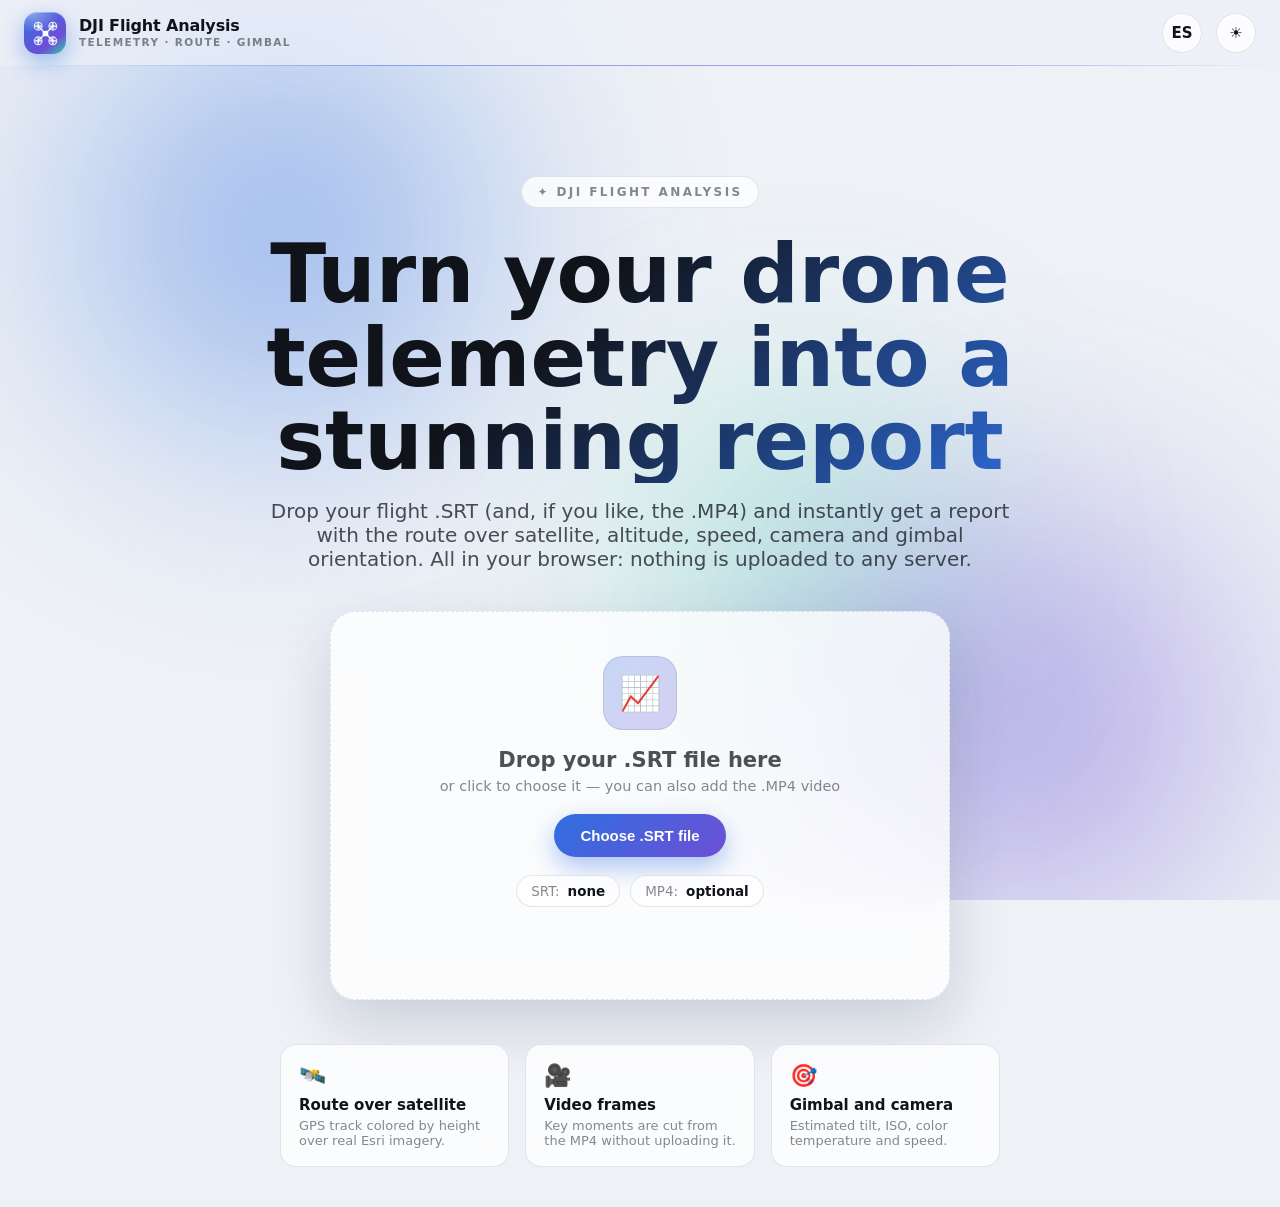
<file: web/index.html>
<!doctype html>
<html lang="es">
<head>
<meta charset="utf-8">
<meta name="viewport" content="width=device-width, initial-scale=1">
<title>Análisis de vuelos DJI</title>
<meta name="description" content="Convierte la telemetría de tu vuelo DJI en un informe espectacular, todo en tu navegador.">
<link rel="icon" href="data:image/svg+xml,<svg xmlns='http://www.w3.org/2000/svg' viewBox='0 0 48 48'><defs><linearGradient id='g' x1='0' y1='0' x2='1' y2='1'><stop offset='0' stop-color='%235b9dff'/><stop offset='1' stop-color='%23a98bff'/></linearGradient></defs><rect width='48' height='48' rx='12' fill='url(%23g)'/><g stroke='white' stroke-width='2.6' stroke-linecap='round' fill='none'><path d='M24 24 11 11M24 24 37 11M24 24 11 37M24 24 37 37'/></g><g fill='rgba(255,255,255,.18)' stroke='white' stroke-width='2'><circle cx='11' cy='11' r='7'/><circle cx='37' cy='11' r='7'/><circle cx='11' cy='37' r='7'/><circle cx='37' cy='37' r='7'/></g><rect x='19' y='19' width='10' height='10' rx='3' fill='white'/></svg>">
<link rel="stylesheet" href="css/tokens.css">
<style>
  /* Chrome global (light DOM): body, aurora y barra superior. Todo con tokens. */
  * { box-sizing: border-box; }
  body { margin: 0; min-height: 100vh; background: var(--color-bg); color: var(--color-text);
    font-family: var(--font-body); -webkit-font-smoothing: antialiased; overflow-x: hidden; }
  a { color: var(--color-accent); text-decoration: none; }
  :focus-visible { outline: 2px solid var(--color-accent); outline-offset: 3px; border-radius: 6px; }

  .aurora { position: fixed; inset: 0; z-index: -1; overflow: hidden; pointer-events: none; }
  .aurora::before, .aurora::after { content: ""; position: absolute; width: 60vw; height: 60vw; border-radius: 50%;
    filter: blur(90px); opacity: .5; animation: drift 22s ease-in-out infinite; }
  .aurora::before { background: radial-gradient(circle, var(--color-accent), transparent 60%); top: -12vw; left: -8vw; }
  .aurora::after { background: radial-gradient(circle, var(--color-violet), transparent 60%); bottom: -16vw; right: -10vw; animation-delay: -8s; }
  .aurora i { position: absolute; width: 46vw; height: 46vw; border-radius: 50%; filter: blur(100px); opacity: .38;
    background: radial-gradient(circle, var(--color-accent-2), transparent 60%); top: 30%; left: 40%; animation: drift 26s ease-in-out infinite reverse; }
  @keyframes drift { 0%, 100% { transform: translate(0,0) scale(1); } 33% { transform: translate(6vw,4vw) scale(1.12); } 66% { transform: translate(-4vw,2vw) scale(.94); } }
  @media (prefers-reduced-motion: reduce) { .aurora::before, .aurora::after, .aurora i { animation: none; } }

  .topbar { position: sticky; top: 0; z-index: 30; display: flex; align-items: center; gap: 14px; padding: 12px 24px;
    backdrop-filter: blur(16px) saturate(1.3); -webkit-backdrop-filter: blur(16px) saturate(1.3);
    background: color-mix(in srgb, var(--color-bg) 68%, transparent); }
  .topbar::after { content: ""; position: absolute; left: 0; right: 0; bottom: 0; height: 1px;
    background: linear-gradient(90deg, transparent, color-mix(in srgb, var(--color-accent) 55%, transparent) 30%, color-mix(in srgb, var(--color-violet) 55%, transparent) 70%, transparent); }
  .brand { display: flex; align-items: center; gap: 13px; text-decoration: none; color: var(--color-text); }
  .brand .logo { position: relative; width: 42px; height: 42px; display: grid; place-items: center; border-radius: 13px; color: #fff;
    background: linear-gradient(140deg, var(--color-accent), var(--color-violet) 70%, var(--color-accent-2));
    box-shadow: 0 8px 22px color-mix(in srgb, var(--color-accent) 42%, transparent), inset 0 1px 0 rgba(255,255,255,.35); overflow: hidden; transition: transform .16s; }
  .brand .logo::before { content: ""; position: absolute; inset: 0; background: radial-gradient(120% 90% at 20% 0%, rgba(255,255,255,.4), transparent 55%); }
  .brand:hover .logo { transform: translateY(-1px); }
  .drone { width: 27px; height: 27px; position: relative; }
  .drone .arms path { stroke: rgba(255,255,255,.9); stroke-width: 2.6; stroke-linecap: round; fill: none; }
  .drone .hubs circle { fill: rgba(255,255,255,.16); stroke: rgba(255,255,255,.85); stroke-width: 2; }
  .drone .props .prop { stroke: #fff; stroke-width: 2.2; stroke-linecap: round; fill: none; transform-box: view-box; animation: spinprop .5s linear infinite; }
  .drone .body { fill: #fff; }
  @keyframes spinprop { to { transform: rotate(360deg); } }
  @media (prefers-reduced-motion: reduce) { .drone .props .prop { animation: none; } }
  .brand-txt { display: flex; flex-direction: column; line-height: 1.05; }
  .brand-name { font-weight: 800; font-size: 16px; letter-spacing: -.01em; }
  .brand-tag { font-size: 10.5px; font-weight: 600; letter-spacing: .13em; text-transform: uppercase; color: var(--color-text-muted); margin-top: 3px; }
  .spacer { flex: 1; }
  .pill-btn { display: inline-flex; align-items: center; gap: 8px; border: 1px solid var(--color-divider); background: var(--color-surface);
    color: var(--color-text); border-radius: 100px; padding: 9px 15px; font-size: 13.5px; font-weight: 600; cursor: pointer;
    backdrop-filter: blur(8px); font-family: inherit; white-space: nowrap; transition: transform .12s, border-color .12s; }
  .pill-btn:hover { transform: translateY(-1px); border-color: var(--color-accent); }
  .icon-btn { width: 40px; height: 40px; flex: none; display: grid; place-items: center; border-radius: 100px; font-size: 15px; font-weight: 700;
    border: 1px solid var(--color-divider); background: var(--color-surface); color: var(--color-text); cursor: pointer;
    backdrop-filter: blur(8px); font-family: inherit; transition: transform .12s, border-color .12s; }
  .icon-btn:hover { transform: translateY(-1px); border-color: var(--color-accent); }
  .hidden { display: none !important; }

  /* Móvil: compactar el header para que no se monten los elementos */
  @media (max-width: 560px) {
    .topbar { padding: 10px 12px; gap: 8px; }
    .brand { gap: 9px; }
    .brand .logo { width: 38px; height: 38px; border-radius: 12px; }
    .brand-tag { display: none; }
    .brand-name { font-size: 14px; }
    .pill-btn { padding: 7px 11px; font-size: 12px; }
    .icon-btn { width: 34px; height: 34px; font-size: 13px; }
  }
  @media (max-width: 400px) {
    .brand-name { display: none; }
  }
</style>
</head>
<body>
<div class="aurora"><i></i></div>

<header class="topbar">
  <a class="brand" href="./" aria-label="Análisis de vuelos DJI — inicio">
    <span class="logo">
      <svg class="drone" viewBox="0 0 48 48" aria-hidden="true">
        <g class="arms"><path d="M24 24 11 11M24 24 37 11M24 24 11 37M24 24 37 37"/></g>
        <g class="hubs"><circle cx="11" cy="11" r="7"/><circle cx="37" cy="11" r="7"/><circle cx="11" cy="37" r="7"/><circle cx="37" cy="37" r="7"/></g>
        <g class="props">
          <path class="prop" style="transform-origin:11px 11px" d="M6 11H16M11 6V16"/>
          <path class="prop" style="transform-origin:37px 11px;animation-delay:-.15s" d="M32 11H42M37 6V16"/>
          <path class="prop" style="transform-origin:11px 37px;animation-delay:-.3s" d="M6 37H16M11 32V42"/>
          <path class="prop" style="transform-origin:37px 37px;animation-delay:-.45s" d="M32 37H42M37 32V42"/>
        </g>
        <rect class="body" x="19" y="19" width="10" height="10" rx="3.4"/>
      </svg>
    </span>
    <span class="brand-txt">
      <span class="brand-name" data-i18n="brand.name">Análisis de vuelos DJI</span>
      <span class="brand-tag" data-i18n="brand.tag">Telemetría · Recorrido · Gimbal</span>
    </span>
  </a>
  <div class="spacer"></div>
  <button class="pill-btn hidden" id="resetBtn" data-i18n="chrome.reset">↺ Otro vuelo</button>
  <button class="icon-btn" id="langBtn" data-i18n-title="chrome.lang" aria-label="Cambiar idioma">EN</button>
  <button class="icon-btn" id="themeBtn" data-i18n-title="chrome.theme" aria-label="Cambiar tema">🌙</button>
</header>

<main id="app"></main>

<!-- Three.js (build global UMD r149) para la reconstrucción 3D del vuelo. Fuera del bundle. -->
<script src="vendor/three.min.js"></script>
<!-- app.bundle.js: módulos de web/ unidos (node tools/bundle.mjs). Funciona con doble clic (file://). -->
<script src="app.bundle.js?v=1d46c440"></script>
</body>
</html>
</file>
<file: web/css/tokens.css>
/* Tokens del sistema. Se enlazan en <head> y se heredan al shadow DOM.
   Roles de color + escala (espaciado, radios, tipografía, sombras) + acentos y
   colores de gráfica. Tema por defecto = oscuro; [data-theme="light"] = claro. */

:root {
  color-scheme: dark;

  /* roles */
  --color-bg: #0a0b0f;
  --color-bg-2: #0f1117;
  --color-surface: rgba(22, 24, 32, .72);
  --color-surface-solid: #14161d;
  --color-tile: rgba(28, 31, 41, .6);
  --color-text: #f5f6f8;
  --color-divider: rgba(255, 255, 255, .10);

  /* acento y derivados */
  --color-accent: #5b9dff;
  --color-accent-2: #2fd0a6;
  --color-accent-300: color-mix(in srgb, var(--color-accent) 72%, #fff);
  --color-violet: #a98bff;
  --color-text-muted: color-mix(in srgb, var(--color-text) 50%, transparent);

  /* colores de gráfica / semánticos */
  --c-blue: #5b9dff;
  --c-aqua: #2fd0a6;
  --c-violet: #a98bff;
  --c-orange: #ff8a4c;
  --c-yellow: #f5c451;
  --c-green: #37cf6b;
  --c-red: #ff6b6b;
  --grid: rgba(255, 255, 255, .07);

  /* escala */
  --space-1: 4px; --space-2: 8px; --space-3: 12px; --space-4: 16px; --space-6: 24px; --space-8: 40px;
  --radius-sm: 12px; --radius-md: 18px; --radius-lg: 26px;
  --font-body: "Inter", system-ui, -apple-system, "Segoe UI", Roboto, sans-serif;
  --font-heading: "Inter", system-ui, -apple-system, "Segoe UI", Roboto, sans-serif;
  --shadow-sm: 0 0 0 1px rgba(255, 255, 255, .06);
  --shadow-md: 0 10px 30px rgba(0, 0, 0, .4);
  --shadow-lg: 0 24px 70px rgba(0, 0, 0, .5);

  --maxw: 1080px;
}

:root[data-theme="light"] {
  color-scheme: light;
  --color-bg: #eef1f6;
  --color-bg-2: #e7ebf2;
  --color-surface: rgba(255, 255, 255, .78);
  --color-surface-solid: #ffffff;
  --color-tile: rgba(255, 255, 255, .7);
  --color-text: #10131a;
  --color-divider: rgba(16, 19, 26, .10);
  --color-accent: #2f6fe0;
  --color-accent-300: color-mix(in srgb, var(--color-accent) 72%, #000);
  --color-violet: #6d4fd6;
  --c-blue: #2f6fe0;
  --c-violet: #6d4fd6;
  --c-orange: #e06a2c;
  --c-yellow: #c98a12;
  --grid: rgba(16, 19, 26, .08);
  --shadow-sm: 0 0 0 1px rgba(16, 19, 26, .06);
  --shadow-md: 0 10px 30px rgba(16, 30, 60, .12);
  --shadow-lg: 0 24px 60px rgba(16, 30, 60, .16);
}
</file>
